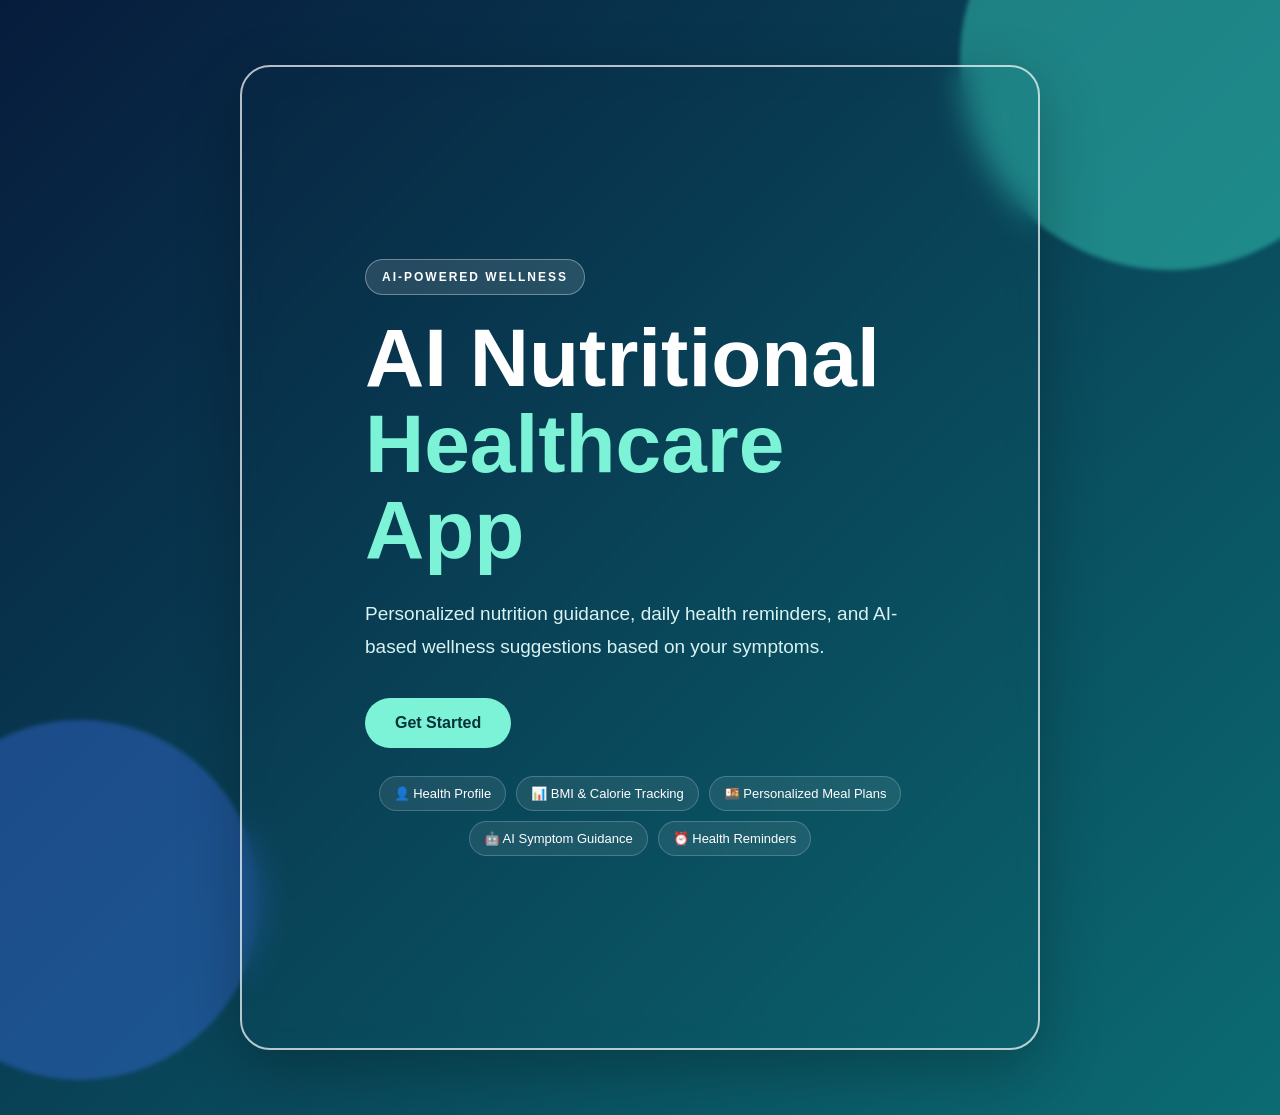
<file: index.html>
<!DOCTYPE html>
<html lang="en">
<head>
  <meta charset="UTF-8">
  <meta name="viewport" content="width=device-width, initial-scale=1.0">
  <title>AI Nutritional Healthcare App</title>

  <link rel="stylesheet" href="style.css">
</head>

<body>
  <div class="background-shape shape-one"></div>
  <div class="background-shape shape-two"></div>

  <main class="hero-section">
    <p class="tag">AI-POWERED WELLNESS</p>

    <h1>
      AI Nutritional<br>
      <span>Healthcare App</span>
    </h1>

    <p class="description">
      Personalized nutrition guidance, daily health reminders,
      and AI-based wellness suggestions based on your symptoms.
    </p>

    <a href="profile.html" class="start-button">
      Get Started
    </a>

    <div class="feature-list">
      <div class="feature-item">👤 Health Profile</div>
      <div class="feature-item">📊 BMI & Calorie Tracking</div>
      <div class="feature-item">🍱 Personalized Meal Plans</div>
      <div class="feature-item">🤖 AI Symptom Guidance</div>
      <div class="feature-item">⏰ Health Reminders</div>
    </div>

  </main>
</body>
</html>
</file>
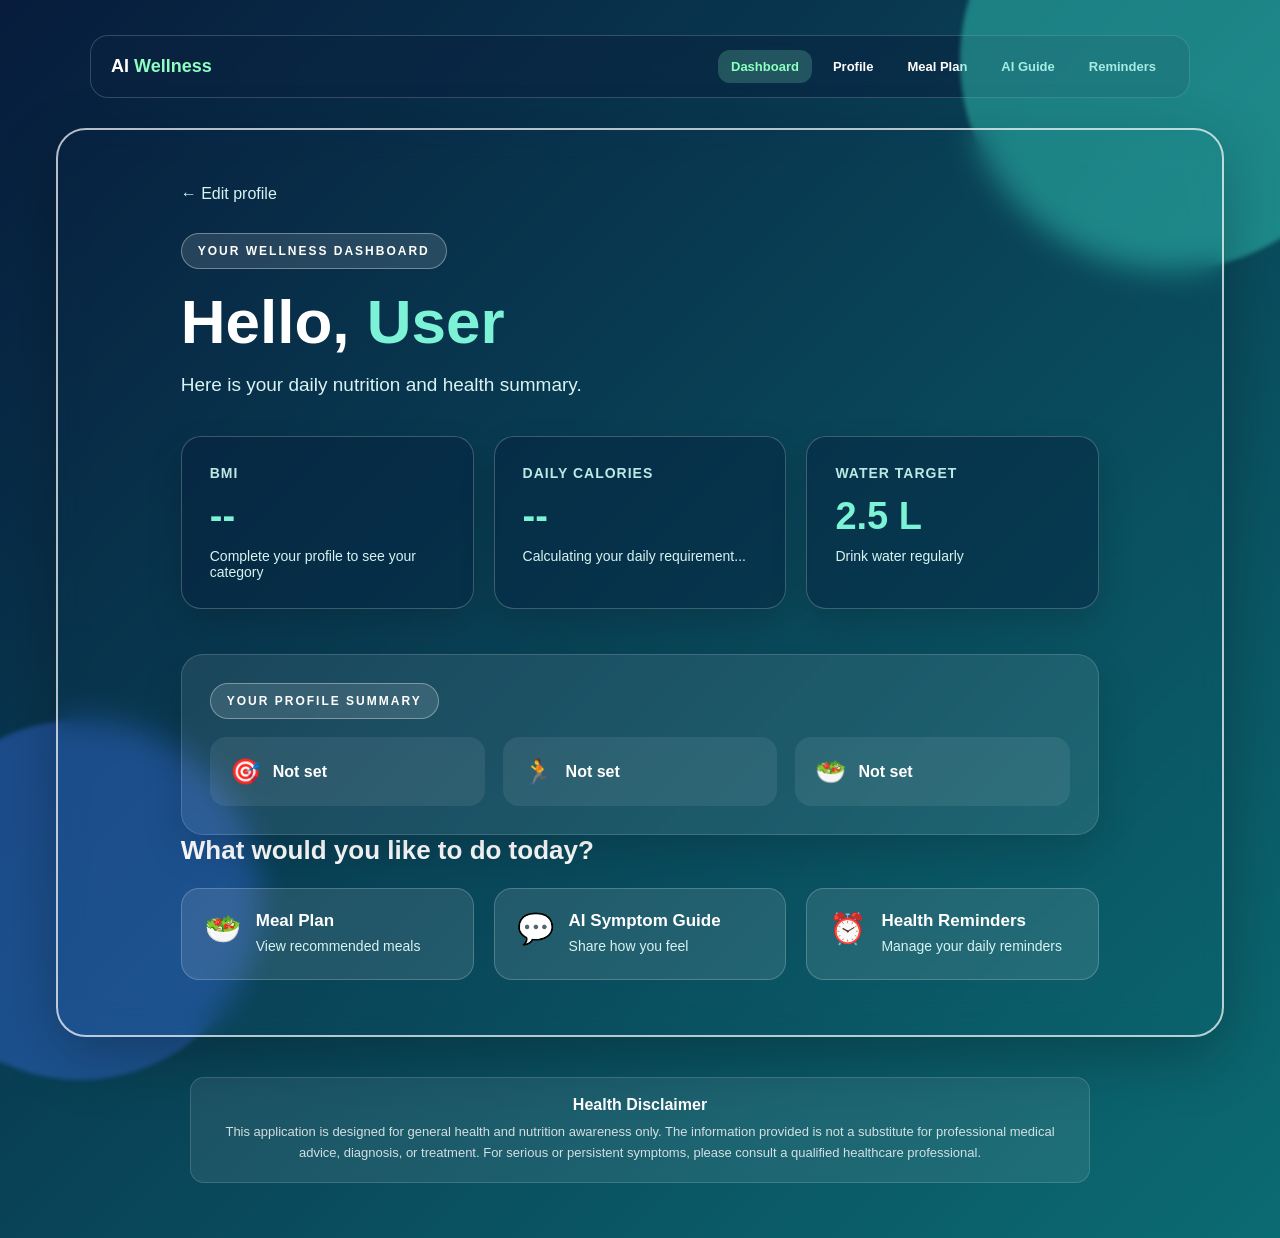
<file: dashboard.html>
<!DOCTYPE html>
<html lang="en">
<head>
  <meta charset="UTF-8">
  <meta name="viewport" content="width=device-width, initial-scale=1.0">
  <title>Your Dashboard</title>

  <link rel="stylesheet" href="style.css">
</head>

<body>
  <nav class="app-nav">
  <a href="dashboard.html" class="app-logo">
    AI <span>Wellness</span>
  </a>

  <div class="app-nav-links">
    <a href="dashboard.html" class="active">Dashboard</a>
    <a href="profile.html">Profile</a>
    <a href="meal-plan.html">Meal Plan</a>
    <a href="symptom-guide.html">AI Guide</a>
    <a href="reminders.html">Reminders</a>
  </div>
</nav>
  <div class="background-shape shape-one"></div>
  <div class="background-shape shape-two"></div>

  <main class="dashboard-page">
    <a href="profile.html" class="back-link">← Edit profile</a>

    <section class="dashboard-header">
      <p class="tag">YOUR WELLNESS DASHBOARD</p>
      <h1>Hello, <span id="userName">User</span></h1>
      <p class="description">
        Here is your daily nutrition and health summary.
      </p>
    </section>

    <section class="health-cards">
      <article class="health-card">
        <p class="card-title">BMI</p>
        <h2 id="bmiValue">--</h2>
        <p class="card-status" id="bmiCategory">
          Complete your profile to see your category
          </p>
      </article>

      <article class="health-card">
        <p class="card-title">Daily Calories</p>
        <h2 id="dailyCalories">--</h2>
        <p id="calorieMessage" class="card-status">Calculating your daily requirement...</p>
      </article>

      <article class="health-card">
        <p class="card-title">Water Target</p>
        <h2>2.5 L</h2>
        <p class="card-status">Drink water regularly</p>
      </article>
    </section>
    <section class="profile-summary">
  <p class="tag">YOUR PROFILE SUMMARY</p>

  <div class="summary-items">
    <div>
      <span>🎯</span>
      <strong id="dashboardGoal">Goal</strong>
    </div>

    <div>
      <span>🏃</span>
      <strong id="dashboardActivity">Activity</strong>
    </div>

    <div>
      <span>🥗</span>
      <strong id="dashboardDiet">Diet</strong>
    </div>
    </div>
    </section>

    <section class="dashboard-action">
      <h2>What would you like to do today?</h2>

      <div class="action-links">
        <a href="meal-plan.html" class="action-card">
          <span>🥗</span>
          <div>
           <h3>Meal Plan</h3>
               <p>View recommended meals</p>
          </div>
          </a>

        <a href="symptom-guide.html" class="action-card">
          <span>💬</span>
          <div>
           <h3>AI Symptom Guide</h3>
               <p>Share how you feel</p>
          </div>
          </a>

        <a href="reminders.html" class="action-card">
          <span>⏰</span>
          <div>
               <h3>Health Reminders</h3>
               <p>Manage your daily reminders</p>
          </div>
          </a>
      </div>
    </section>
  </main>
  <script src="app.js"></script>
</body>
<div class="health-disclaimer">
    <strong>Health Disclaimer</strong>
    <p>
        This application is designed for general health and nutrition
        awareness only. The information provided is not a substitute for
        professional medical advice, diagnosis, or treatment. For serious
        or persistent symptoms, please consult a qualified healthcare
        professional.
    </p>
</div>
</html>
</file>
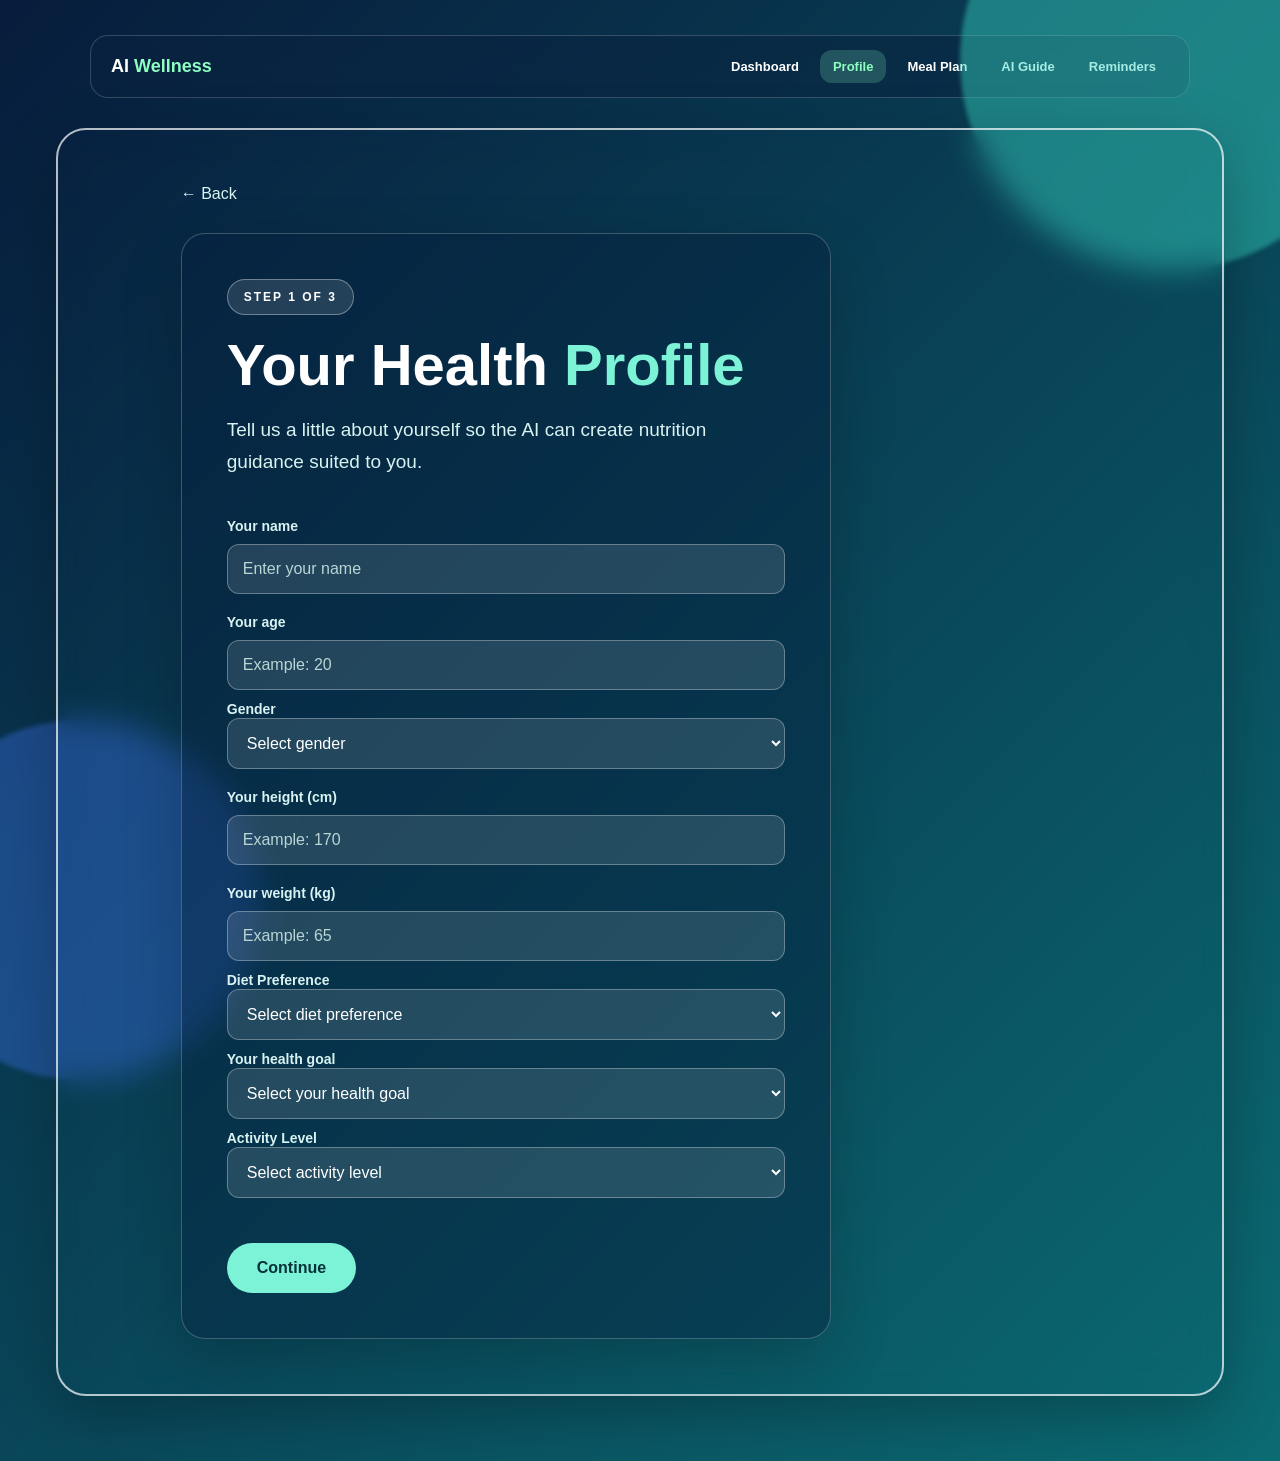
<file: profile.html>
<!DOCTYPE html>
<html lang="en">
<head>
  <meta charset="UTF-8">
  <meta name="viewport" content="width=device-width, initial-scale=1.0">
  <title>Your Health Profile</title>

  <link rel="stylesheet" href="style.css">
</head>

<body>
  <nav class="app-nav">
  <a href="dashboard.html" class="app-logo">
    AI <span>Wellness</span>
  </a>

  <div class="app-nav-links">
    <a href="dashboard.html">Dashboard</a>
    <a href="profile.html" class="active">Profile</a>
    <a href="meal-plan.html">Meal Plan</a>
    <a href="symptom-guide.html">AI Guide</a>
    <a href="reminders.html">Reminders</a>
  </div>
</nav>
  <div class="background-shape shape-one"></div>
  <div class="background-shape shape-two"></div>

  <main class="profile-page">
    <a href="index.html" class="back-link">← Back</a>

    <section class="profile-card">
      <p class="tag">STEP 1 OF 3</p>
      <h1>Your Health <span>Profile</span></h1>

      <p class="description">
        Tell us a little about yourself so the AI can create
        nutrition guidance suited to you.
      </p>

      <form class="profile-form" id="profileForm">
        <label for="name">Your name</label>
       <input type="text" id="name" placeholder="Enter your name" required
        maxlength="50" pattern="[A-Za-z\s]+" title="Please enter a valid name (letters and spaces only)">

        <label for="age">Your age</label>
        <input type="number" id="age" placeholder="Example: 20" required
         min="1" max="120" step="1">
        <div class="form-group">
          <label for="gender">Gender</label>
          <select id="gender" required>
          <option value="">Select gender</option>
          <option value="male">Male</option>
          <option value="female">Female</option>
          </select>
        </div>

        <label for="height">Your height (cm)</label>
          <input type="number" id="height" placeholder="Example: 170" required
           min="1" max="250" step="1">

          <label for="weight">Your weight (kg)</label>
          <input type="number" id="weight" placeholder="Example: 65" required
           min="1" max="300" step="0.1">
            <div class="form-group">
          <label for="diet">Diet Preference</label>
          <select id="diet" required>
          <option value="">Select diet preference</option>
          <option value="vegetarian">Vegetarian</option>
         <option value="non-vegetarian">Non-Vegetarian</option>
         <option value="vegan">Vegan</option>
          </select>
          </div>
          <div class="form-group">
          <label for="goal">Your health goal</label>

          <select id="goal" required>
          <option value="">Select your health goal</option>
          <option value="lose">Lose Weight</option>
          <option value="maintain">Maintain Weight</option>
          <option value="gain">Gain Weight</option>
          </select>
          </div>

        <div class="form-group">
        <label for="activity">Activity Level</label>
        <select id="activity" required>
        <option value="">Select activity level</option>
        <option value="sedentary">Sedentary</option>
        <option value="light">Lightly Active</option>
        <option value="moderate">Moderately Active</option>
        <option value="active">Very Active</option>
        </select>
        </div>

        <button type="submit" class="start-button">
          Continue
        </button>
      </form>
    </section>
  </main>
  <script>
    // Load previously saved profile
    const savedProfile = JSON.parse(localStorage.getItem("healthProfile"));

    if (savedProfile) {
      document.getElementById("name").value = savedProfile.name || "";
      document.getElementById("age").value = savedProfile.age || "";
      document.getElementById("gender").value = savedProfile.gender || "";
      document.getElementById("height").value = savedProfile.height || "";
      document.getElementById("weight").value = savedProfile.weight || "";
      document.getElementById("diet").value = savedProfile.diet || "";
      document.getElementById("goal").value = savedProfile.goal || "";
      document.getElementById("activity").value = savedProfile.activity || "";
    }

    // Save profile before the existing app.js submit handler runs
    document.getElementById("profileForm").addEventListener("submit", function () {

      const profile = {
        name: document.getElementById("name").value,
        age: document.getElementById("age").value,
        gender: document.getElementById("gender").value,
        height: document.getElementById("height").value,
        weight: document.getElementById("weight").value,
        diet: document.getElementById("diet").value,
        goal: document.getElementById("goal").value,
        activity: document.getElementById("activity").value
      };

      localStorage.setItem("healthProfile", JSON.stringify(profile));
    });
  </script>

  <script src="app.js"></script>
</body>
</html>
</file>
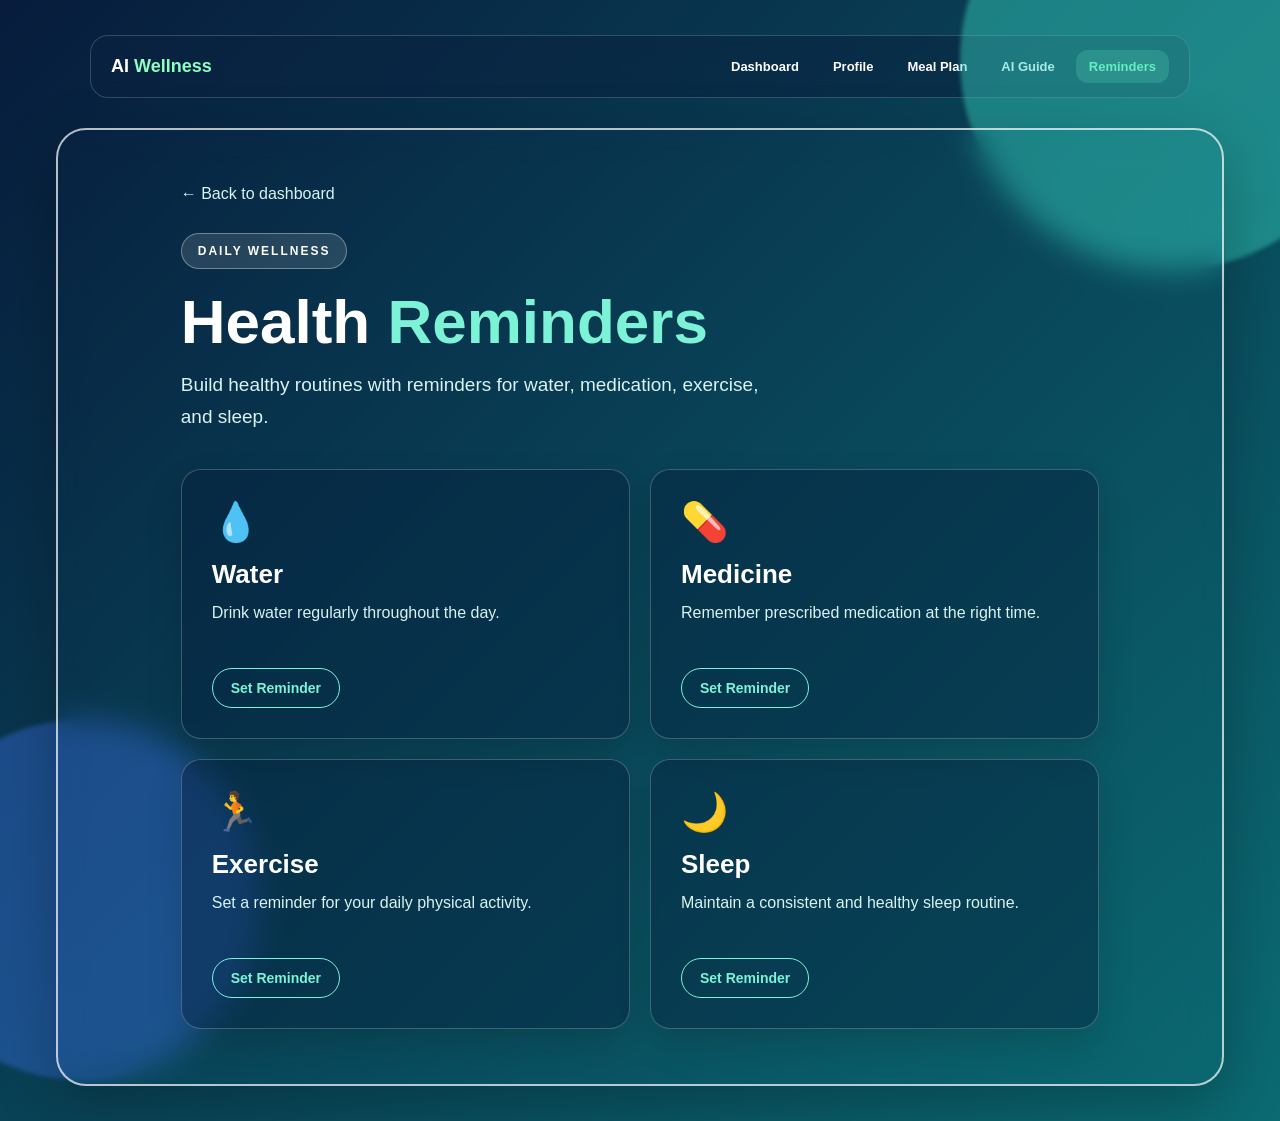
<file: reminders.html>
<!DOCTYPE html>
<html lang="en">
<head>
  <meta charset="UTF-8">
  <meta name="viewport" content="width=device-width, initial-scale=1.0">
  <title>Health Reminders</title>

  <link rel="stylesheet" href="style.css">
</head>

<body>
  <nav class="app-nav">
  <a href="dashboard.html" class="app-logo">
    AI <span>Wellness</span>
  </a>

  <div class="app-nav-links">
    <a href="dashboard.html">Dashboard</a>
    <a href="profile.html">Profile</a>
    <a href="meal-plan.html">Meal Plan</a>
    <a href="symptom-guide.html">AI Guide</a>
    <a href="reminders.html" class="active">Reminders</a>
  </div>
</nav>
  <div class="background-shape shape-one"></div>
  <div class="background-shape shape-two"></div>

  <main class="reminders-page">
    <a href="dashboard.html" class="back-link">← Back to dashboard</a>

    <section class="reminders-header">
      <p class="tag">DAILY WELLNESS</p>
      <h1>Health <span>Reminders</span></h1>

      <p class="description">
        Build healthy routines with reminders for water, medication,
        exercise, and sleep.
      </p>
    </section>

    <section class="reminder-grid">
      <article class="reminder-card">
        <span class="reminder-icon">💧</span>
        <h2>Water</h2>
        <p>Drink water regularly throughout the day.</p>
        <button class="reminder-button"data-reminder="water">Set Reminder</button>
      </article>

      <article class="reminder-card">
        <span class="reminder-icon">💊</span>
        <h2>Medicine</h2>
        <p>Remember prescribed medication at the right time.</p>
        <button class="reminder-button" data-reminder="medicine">Set Reminder</button>
      </article>

      <article class="reminder-card">
        <span class="reminder-icon">🏃</span>
        <h2>Exercise</h2>
        <p>Set a reminder for your daily physical activity.</p>
        <button class="reminder-button" data-reminder="exercise">Set Reminder</button>
      </article>

      <article class="reminder-card">
        <span class="reminder-icon">🌙</span>
        <h2>Sleep</h2>
        <p>Maintain a consistent and healthy sleep routine.</p>
        <button class="reminder-button">Set Reminder</button>
      </article>
    </section>
  </main>
  <script src="app.js"></script>
</body>
</html>
</file>
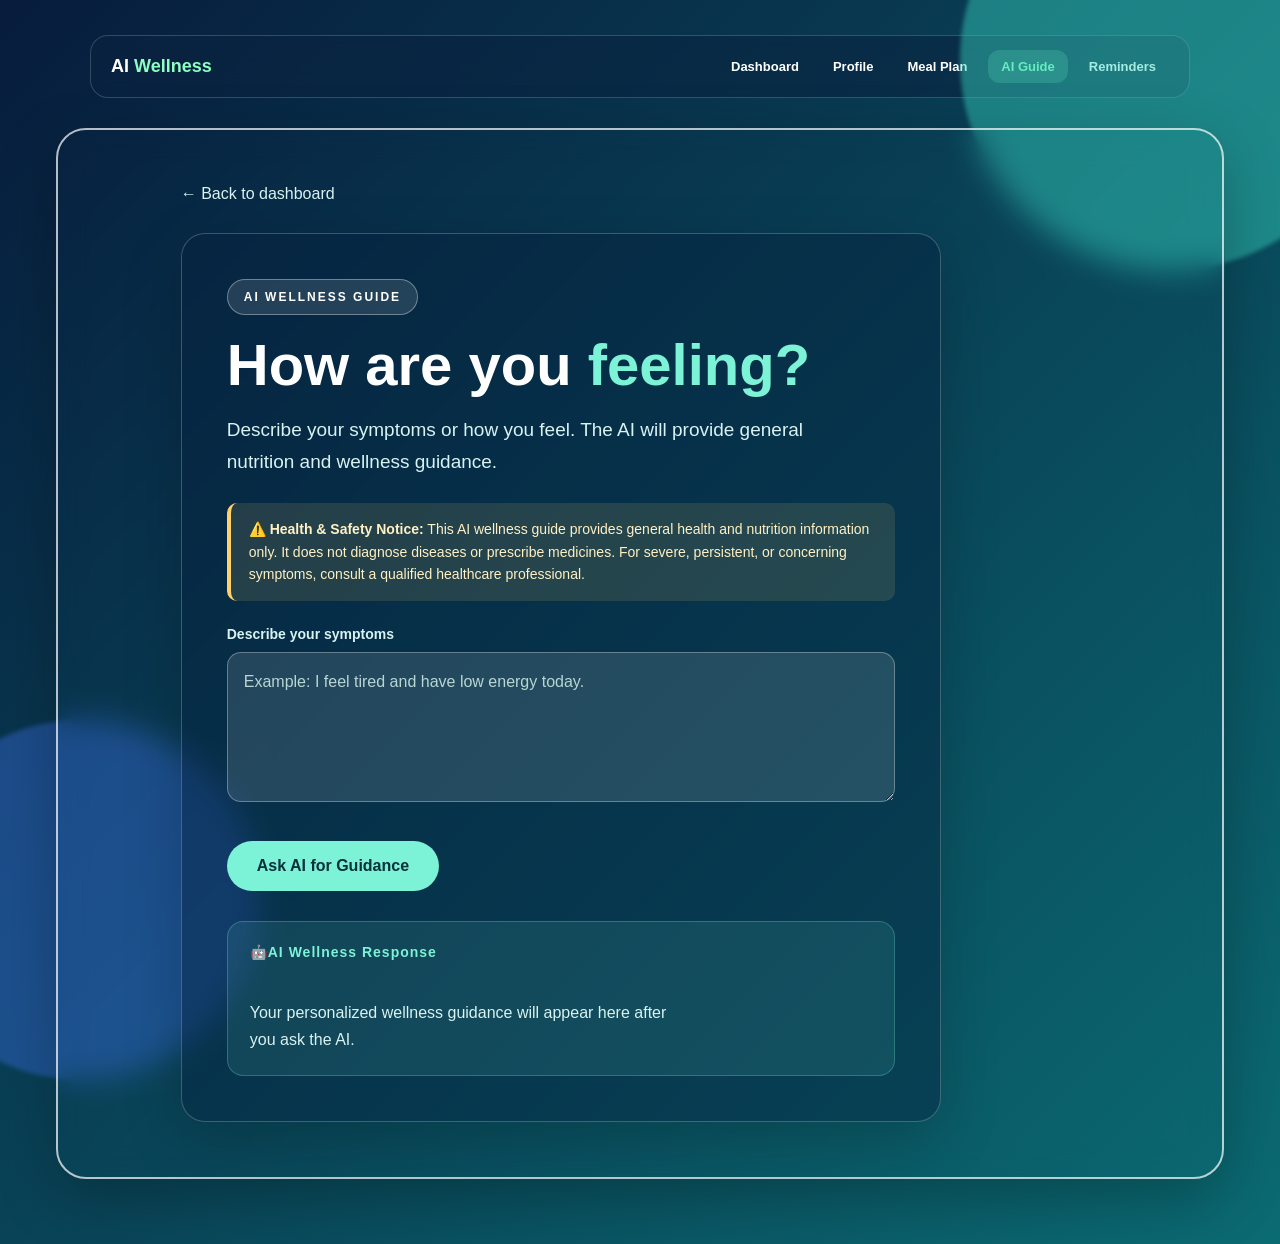
<file: symptom-guide.html>
<!DOCTYPE html>
<html lang="en">
<head>
  <meta charset="UTF-8">
  <meta name="viewport" content="width=device-width, initial-scale=1.0">
  <title>AI Symptom Guide</title>

  <link rel="stylesheet" href="style.css">
</head>

<body>
  <nav class="app-nav">
  <a href="dashboard.html" class="app-logo">
    AI <span>Wellness</span>
  </a>

  <div class="app-nav-links">
    <a href="dashboard.html">Dashboard</a>
    <a href="profile.html">Profile</a>
    <a href="meal-plan.html">Meal Plan</a>
    <a href="symptom-guide.html" class="active">AI Guide</a>
    <a href="reminders.html">Reminders</a>
  </div>
</nav>
  <div class="background-shape shape-one"></div>
  <div class="background-shape shape-two"></div>

  <main class="symptom-page">
    <a href="dashboard.html" class="back-link">← Back to dashboard</a>

    <section class="symptom-card">
      <p class="tag">AI WELLNESS GUIDE</p>
      <h1>How are you <span>feeling?</span></h1>

      <p class="description">
        Describe your symptoms or how you feel. The AI will provide
        general nutrition and wellness guidance.
      </p>

      <div class="safety-note">
        ⚠️ <strong>Health & Safety Notice:</strong>
        This AI wellness guide provides general health and nutrition
        information only. It does not diagnose diseases or prescribe
        medicines. For severe, persistent, or concerning symptoms,
        consult a qualified healthcare professional.
      </div>

      <label for="symptoms">Describe your symptoms</label>

      <textarea
        id="symptoms"
        placeholder="Example: I feel tired and have low energy today."
      ></textarea>

      <button id="askAiButton" class="start-button">
      Ask AI for Guidance
      </button>

      <section class="ai-response">

      <p class="response-title">🤖AI Wellness Response</p>

      <div class="response-content">
      <p id="aiResponse">
      Your personalized wellness guidance will appear here after
      you ask the AI.
      </p>
      </div>

      </section>
    </section>
  </main>
  <script src="app.js"></script>
</body>
</html>
</file>
<file: style.css>
* {
  box-sizing: border-box;
  margin: 0;
  padding: 0;
}

body {
  min-height: 100vh;
  overflow: hidden;
  font-family: Arial, sans-serif;
  color: white;
  background: linear-gradient(135deg, #071c3c, #0b6b73);
}

.hero-section {
  position: relative;
  z-index: 2;
  min-height: 100vh;
  max-width: 800px;
  padding: 12rem 10%;
  animation: slide-up 1s ease-out;
}

.tag {
  display: inline-block;
  margin-bottom: 20px;
  padding: 10px 16px;
  border: 1px solid rgba(255, 255, 255, 0.35);
  border-radius: 30px;
  background: rgba(255, 255, 255, 0.12);
  font-size: 12px;
  font-weight: bold;
  letter-spacing: 2px;
  animation: fade-in 1.5s ease-out;
}

h1 {
  font-size: clamp(42px, 7vw, 82px);
  line-height: 1.05;
  margin-bottom: 25px;
}

h1 span {
  color: #7cf2d6;
}

.description {
  max-width: 580px;
  color: #d8f3f1;
  font-size: 19px;
  line-height: 1.7;
  animation: fade-in 2s ease-out;
}

.start-button {
  margin-top: 35px;
  display: inline-block;
  text-decoration: none;
  padding: 16px 30px;
  border: none;
  border-radius: 30px;
  color: #06313b;
  background: #7cf2d6;
  cursor: pointer;
  font-size: 16px;
  font-weight: bold;
  transition: transform 0.3s ease, box-shadow 0.3s ease;
  animation: fade-in 2.5s ease-out;
}

.start-button:hover {
  transform: translateY(-5px) scale(1.03);
  box-shadow: 0 12px 30px rgba(124, 242, 214, 0.4);
}

.background-shape {
  position: absolute;
  border-radius: 50%;
  opacity: 0.45;
  filter: blur(2px);
  animation: float 8s ease-in-out infinite;
}

.shape-one {
  top: -150px;
  right: -100px;
  width: 420px;
  height: 420px;
  background: #39d4c0;
}

.shape-two {
  bottom: -180px;
  left: -100px;
  width: 360px;
  height: 360px;
  background: #3569d4;
  animation-delay: 2s;
}

@keyframes float {
  0%, 100% {
    transform: translate(0, 0);
  }

  50% {
    transform: translate(-30px, 40px);
  }
}

@keyframes slide-up {
  from {
    opacity: 0;
    transform: translateY(35px);
  }

  to {
    opacity: 1;
    transform: translateY(0);
  }
}

@keyframes fade-in {
  from {
    opacity: 0;
  }

  to {
    opacity: 1;
  }
}

@media (max-width: 600px) {
  .hero-section {
    padding: 10rem 8%;
  }

  .description {
    font-size: 16px;
  }
}

.profile-page {
  position: relative;
  z-index: 2;
  min-height: 100vh;
  padding: 55px 10%;
  animation: slide-up 0.8s ease-out;
}

.back-link {
  display: inline-block;
  margin-bottom: 30px;
  color: #d8f3f1;
  text-decoration: none;
  font-size: 16px;
  transition: transform 0.3s ease;
}

.back-link:hover {
  transform: translateX(-5px);
}

.profile-card {
  max-width: 650px;
  padding: 45px;
  border: 1px solid rgba(255, 255, 255, 0.22);
  border-radius: 24px;
  background: rgba(5, 31, 61, 0.45);
  box-shadow: 0 20px 60px rgba(0, 0, 0, 0.2);
  backdrop-filter: blur(12px);
}

.profile-card h1 {
  margin-bottom: 18px;
  font-size: clamp(38px, 5vw, 58px);
}

.profile-form {
  display: flex;
  flex-direction: column;
  gap: 10px;
  margin-top: 30px;
}

.profile-form label {
  margin-top: 10px;
  color: #d8f3f1;
  font-size: 14px;
  font-weight: bold;
}

.profile-form input,
.profile-form select {
  width: 100%;
  padding: 15px;
  border: 1px solid rgba(255, 255, 255, 0.3);
  border-radius: 12px;
  outline: none;
  color: white;
  background: rgba(255, 255, 255, 0.12);
  font-size: 16px;
}

.profile-form input::placeholder {
  color: #b8d6d4;
}

.profile-form select option {
  color: #123;
}

.profile-form .start-button {
  width: fit-content;
}
.dashboard-page {
  position: relative;
  z-index: 2;
  min-height: 100vh;
  max-width: 1200px;
  margin: auto;
  padding: 55px 10%;
  animation: slide-up 0.8s ease-out;
}

.dashboard-header {
  margin-bottom: 35px;
}

.dashboard-header h1 {
  margin-bottom: 15px;
  font-size: clamp(38px, 5vw, 62px);
}

.health-cards {
  display: grid;
  grid-template-columns: repeat(3, 1fr);
  gap: 20px;
  margin-bottom: 45px;
}

.health-card {
  padding: 28px;
  border: 1px solid rgba(255, 255, 255, 0.22);
  border-radius: 20px;
  background: rgba(5, 31, 61, 0.45);
  box-shadow: 0 15px 35px rgba(0, 0, 0, 0.15);
  backdrop-filter: blur(12px);
  transition: transform 0.3s ease, background 0.3s ease;
}

.health-card:hover {
  transform: translateY(-8px);
  background: rgba(12, 89, 102, 0.7);
}

.card-title {
  color: #bce9e3;
  font-size: 14px;
  font-weight: bold;
  letter-spacing: 1px;
  text-transform: uppercase;
}

.health-card h2 {
  margin: 14px 0 10px;
  color: #7cf2d6;
  font-size: 38px;
}

.card-status {
  color: #d8f3f1;
  font-size: 14px;
}

.dashboard-action h2 {
  margin-bottom: 22px;
  font-size: 26px;
}

.action-links {
  display: grid;
  grid-template-columns: repeat(3, 1fr);
  gap: 20px;
}

.action-card {
  display: flex;
  gap: 15px;
  padding: 22px;
  border: 1px solid rgba(255, 255, 255, 0.2);
  border-radius: 18px;
  color: white;
  background: rgba(255, 255, 255, 0.1);
  text-decoration: none;
  transition: transform 0.3s ease, background 0.3s ease;
}

.action-card:hover {
  transform: scale(1.03);
  background: rgba(124, 242, 214, 0.2);
}

.action-card span {
  font-size: 30px;
}

.action-card h3 {
  margin-bottom: 6px;
  font-size: 17px;
}

.action-card p {
  color: #d8f3f1;
  font-size: 14px;
  line-height: 1.4;
}

@media (max-width: 850px) {
  .health-cards,
  .action-links {
    grid-template-columns: 1fr;
  }

  .dashboard-page {
    padding: 45px 8%;
  }
}
.meal-page {
  position: relative;
  z-index: 2;
  min-height: 100vh;
  max-width: 1200px;
  margin: auto;
  padding: 55px 10%;
  animation: slide-up 0.8s ease-out;
}

.meal-header {
  margin-bottom: 35px;
}

.meal-header h1 {
  margin-bottom: 15px;
  font-size: clamp(38px, 5vw, 62px);
}

.meal-grid {
  display: grid;
  grid-template-columns: repeat(2, 1fr);
  gap: 20px;
  margin-bottom: 35px;
}

.meal-card {
  padding: 28px;
  border: 1px solid rgba(255, 255, 255, 0.22);
  border-radius: 20px;
  background: rgba(5, 31, 61, 0.45);
  box-shadow: 0 15px 35px rgba(0, 0, 0, 0.15);
  backdrop-filter: blur(12px);
  transition: transform 0.3s ease, background 0.3s ease;
}

.meal-card:hover {
  transform: translateY(-8px);
  background: rgba(12, 89, 102, 0.7);
}

.meal-time {
  margin-bottom: 12px;
  color: #7cf2d6;
  font-size: 12px;
  font-weight: bold;
  letter-spacing: 1.5px;
}

.meal-card h2 {
  margin-bottom: 12px;
  font-size: 25px;
}

.meal-card p:last-child {
  color: #d8f3f1;
  line-height: 1.6;
}

@media (max-width: 700px) {
  .meal-grid {
    grid-template-columns: 1fr;
  }

  .meal-page {
    padding: 45px 8%;
  }
}
.symptom-page {
  position: relative;
  z-index: 2;
  min-height: 100vh;
  padding: 55px 10%;
  animation: slide-up 0.8s ease-out;
}

.symptom-card {
  max-width: 760px;
  padding: 45px;
  border: 1px solid rgba(255, 255, 255, 0.22);
  border-radius: 24px;
  background: rgba(5, 31, 61, 0.45);
  box-shadow: 0 20px 60px rgba(0, 0, 0, 0.2);
  backdrop-filter: blur(12px);
}

.symptom-card h1 {
  margin-bottom: 18px;
  font-size: clamp(38px, 5vw, 58px);
}

.safety-note {
  margin: 25px 0;
  padding: 15px 18px;
  border-left: 4px solid #ffd166;
  border-radius: 10px;
  color: #fff1c4;
  background: rgba(255, 209, 102, 0.12);
  font-size: 14px;
  line-height: 1.6;
}

.symptom-card label {
  display: block;
  margin-bottom: 10px;
  color: #d8f3f1;
  font-size: 14px;
  font-weight: bold;
}

.symptom-card textarea {
  width: 100%;
  min-height: 150px;
  padding: 16px;
  border: 1px solid rgba(255, 255, 255, 0.3);
  border-radius: 14px;
  outline: none;
  resize: vertical;
  color: white;
  background: rgba(255, 255, 255, 0.12);
  font-family: Arial, sans-serif;
  font-size: 16px;
  line-height: 1.6;
}

.symptom-card textarea::placeholder {
  color: #b8d6d4;
}

.ai-response {
  margin-top: 30px;
  padding: 22px;
  border: 1px solid rgba(124, 242, 214, 0.25);
  border-radius: 16px;
  background: rgba(124, 242, 214, 0.1);
  animation: fade-in 1.5s ease-out;
}

.response-title {
  margin-bottom: 10px;
  color: #7cf2d6;
  font-weight: bold;
}

.ai-response p:last-child {
  color: #d8f3f1;
  line-height: 1.6;
}

@media (max-width: 600px) {
  .symptom-page {
    padding: 45px 8%;
  }

  .symptom-card {
    padding: 30px 22px;
  }
}
.reminders-page {
  position: relative;
  z-index: 2;
  min-height: 100vh;
  max-width: 1200px;
  margin: auto;
  padding: 55px 10%;
  animation: slide-up 0.8s ease-out;
}

.reminders-header {
  margin-bottom: 35px;
}

.reminders-header h1 {
  margin-bottom: 15px;
  font-size: clamp(38px, 5vw, 62px);
}

.reminder-grid {
  display: grid;
  grid-template-columns: repeat(2, 1fr);
  gap: 20px;
}

.reminder-card {
  padding: 30px;
  border: 1px solid rgba(255, 255, 255, 0.22);
  border-radius: 20px;
  background: rgba(5, 31, 61, 0.45);
  box-shadow: 0 15px 35px rgba(0, 0, 0, 0.15);
  backdrop-filter: blur(12px);
  transition: transform 0.3s ease, background 0.3s ease;
}

.reminder-card:hover {
  transform: translateY(-8px);
  background: rgba(12, 89, 102, 0.7);
}

.reminder-icon {
  display: inline-block;
  margin-bottom: 15px;
  font-size: 38px;
  animation: float 4s ease-in-out infinite;
}

.reminder-card h2 {
  margin-bottom: 10px;
  font-size: 26px;
}

.reminder-card p {
  min-height: 50px;
  color: #d8f3f1;
  line-height: 1.6;
}

.reminder-button {
  margin-top: 18px;
  padding: 11px 18px;
  border: 1px solid #7cf2d6;
  border-radius: 22px;
  color: #7cf2d6;
  background: transparent;
  cursor: pointer;
  font-size: 14px;
  font-weight: bold;
  transition: background 0.3s ease, color 0.3s ease;
}

.reminder-button:hover {
  color: #06313b;
  background: #7cf2d6;
}

@media (max-width: 700px) {
  .reminder-grid {
    grid-template-columns: 1fr;
  }

  .reminders-page {
    padding: 45px 8%;
  }
}
.reminder-button.reminder-set {
  color: #06313b;
  border-color: #7cf2d6;
  background: #7cf2d6;
}
html {
    min-height: 100%;
    scroll-behavior: smooth;
}

body {
    min-height: 100vh;
    margin: 0;
    padding: 35px 25px;
    box-sizing: border-box;
    overflow-x: hidden;
    overflow-y: auto;
}

/* Large, wide floating window */
main,
.container,
.main-container,
.page-container,
.content-container {
    width: 95%;
    max-width: 1200px;
    min-height: 650px;

    margin: 30px auto;

    padding: 45px;

    box-sizing: border-box;

    border-radius: 30px;

    border: 2px solid rgba(255, 255, 255, 0.7);

    box-shadow:
        0 20px 60px rgba(0, 0, 0, 0.25);

    backdrop-filter: blur(15px);
    -webkit-backdrop-filter: blur(15px);
}

/* Make the contents use the available width */
main > *,
.container > *,
.main-container > *,
.page-container > *,
.content-container > * {
    max-width: 100%;
}

/* Forms */
form {
    width: 100%;
}

/* Inputs */
input,
select,
textarea {
    width: 100%;
    box-sizing: border-box;
}

/* Buttons shouldn't become huge */
button {
    box-sizing: border-box;
}

/* Long pages can scroll */
body {
    overflow-y: auto;
}

/* ===== MOBILE ===== */

@media (max-width: 700px) {

    body {
        padding: 15px 10px;
    }

    main,
    .container,
    .main-container,
    .page-container,
    .content-container {
        width: 100%;
        min-height: auto;

        margin: 10px auto;

        padding: 25px 18px;

        border-radius: 22px;
    }
}
/* ===============================
   DASHBOARD PROFILE SUMMARY
   =============================== */

.profile-summary {
  margin-top: 28px;
  padding: 28px;
  border-radius: 22px;
  background: rgba(255, 255, 255, 0.08);
  border: 1px solid rgba(255, 255, 255, 0.15);
  backdrop-filter: blur(14px);
  box-shadow: 0 15px 40px rgba(0, 0, 0, 0.15);
}

.profile-summary .tag {
  margin-bottom: 18px;
}

.summary-items {
  display: grid;
  grid-template-columns: repeat(3, 1fr);
  gap: 18px;
}

.summary-items div {
  padding: 20px;
  border-radius: 16px;
  background: rgba(255, 255, 255, 0.08);
  display: flex;
  align-items: center;
  gap: 12px;
}

.summary-items span {
  font-size: 25px;
}

.summary-items strong {
  font-size: 16px;
}

/* Mobile */
@media (max-width: 700px) {
  .summary-items {
    grid-template-columns: 1fr;
  }
}
* ===============================
   AI WELLNESS RESPONSE
   =============================== */

.ai-response {
  margin-top: 28px;
  padding: 24px;
  border-radius: 20px;
  background: rgba(255, 255, 255, 0.08);
  border: 1px solid rgba(255, 255, 255, 0.15);
  backdrop-filter: blur(14px);
  box-shadow: 0 12px 35px rgba(0, 0, 0, 0.12);
}

.response-title {
  font-size: 14px;
  font-weight: 700;
  letter-spacing: 1px;
  margin-bottom: 12px;
}

#aiResponse {
  line-height: 1.7;
  margin: 0;
  white-space: pre-line;
}
.ai-loading {
  display: inline-flex;
  align-items: center;
  gap: 6px;
}

.ai-loading span {
  width: 7px;
  height: 7px;
  border-radius: 50%;
  background: currentColor;
  animation: aiPulse 1.2s infinite ease-in-out;
}

.ai-loading span:nth-child(2) {
  animation-delay: 0.2s;
}

.ai-loading span:nth-child(3) {
  animation-delay: 0.4s;
}

@keyframes aiPulse {
  0%, 80%, 100% {
    opacity: 0.3;
    transform: scale(0.8);
  }

  40% {
    opacity: 1;
    transform: scale(1);
  }
}
#aiResponse{
  white-space: pre-line;
  line-height:1.7;  
}
.health-disclaimer {
    margin: 40px auto 20px;
    max-width: 900px;
    padding: 18px 22px;
    border-radius: 14px;
    background: rgba(255, 255, 255, 0.08);
    border: 1px solid rgba(255, 255, 255, 0.15);
    text-align: center;
}

.health-disclaimer strong {
    display: block;
    margin-bottom: 8px;
    font-size: 16px;
}

.health-disclaimer p {
    margin: 0;
    font-size: 13px;
    line-height: 1.6;
    opacity: 0.8;
}
.feature-list {
    margin-top: 28px;
    display: flex;
    flex-wrap: wrap;
    justify-content: center;
    gap: 10px;
}

.feature-item {
    padding: 9px 14px;
    border: 1px solid rgba(255, 255, 255, 0.2);
    border-radius: 20px;
    background: rgba(255, 255, 255, 0.08);
    font-size: 13px;
    color: white;
    backdrop-filter: blur(6px);
}
/* ================================
   APP NAVIGATION
   ================================ */

.app-nav {
  width: 100%;
  max-width: 1100px;
  margin: 0 auto 30px;
  padding: 14px 20px;

  display: flex;
  align-items: center;
  justify-content: space-between;
  gap: 15px;

  background: rgba(10, 35, 65, 0.55);
  border: 1px solid rgba(255, 255, 255, 0.18);
  border-radius: 18px;

  backdrop-filter: blur(12px);
  -webkit-backdrop-filter: blur(12px);

  box-sizing: border-box;
}

.app-logo {
  color: white;
  text-decoration: none;
  font-size: 18px;
  font-weight: 800;
  white-space: nowrap;
}

.app-logo span {
  color: #8cffc1;
}

.app-nav-links {
  display: flex;
  align-items: center;
  justify-content: center;
  gap: 8px;
  flex-wrap: wrap;
}

.app-nav-links a {
  color: white;
  text-decoration: none;
  font-size: 13px;
  font-weight: 600;

  padding: 9px 13px;
  border-radius: 12px;

  transition: 0.2s ease;
}

.app-nav-links a:hover {
  background: rgba(140, 255, 193, 0.16);
  color: #8cffc1;
}

.app-nav-links a.active {
  background: rgba(140, 255, 193, 0.2);
  color: #8cffc1;
}

/* Mobile */
@media (max-width: 700px) {
  .app-nav {
    flex-direction: column;
    align-items: stretch;
  }

  .app-logo {
    text-align: center;
  }

  .app-nav-links {
    width: 100%;
  }

  .app-nav-links a {
    font-size: 12px;
    padding: 8px 10px;
  }
}
</file>
